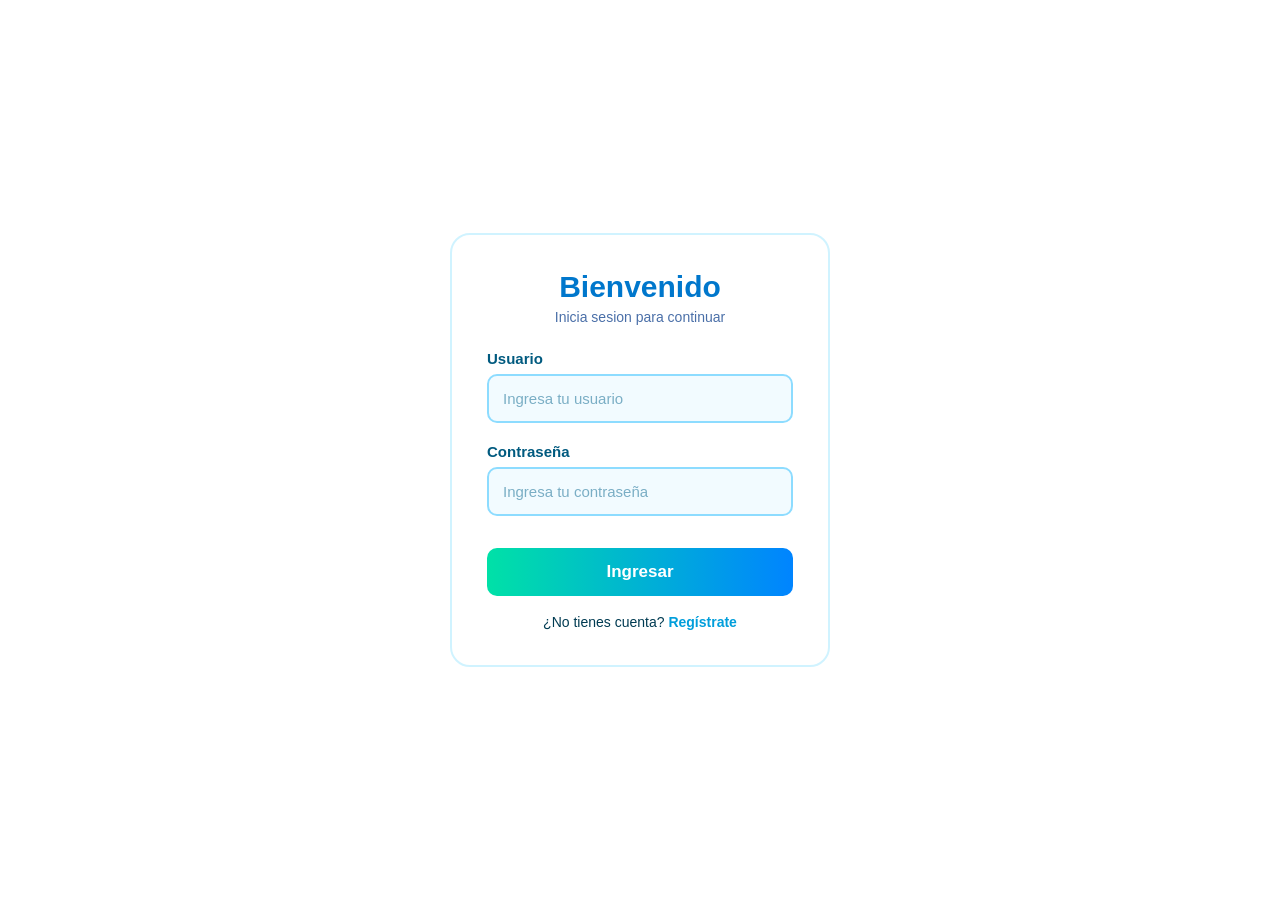
<file: index.html>
<!DOCTYPE html>
<html lang="es">
<head>
    <meta charset="UTF-8">
    <meta name="viewport" content="width=device-width, initial-scale=1.0">
    <title>Login Moderno</title>
    <link rel="stylesheet" href="styles.css">
</head>
<body>

 
    <div class="background"></div>

    
    <div class="login-card">
        <h2>Bienvenido</h2>
        <p class="subtitle">Inicia sesion para continuar</p>

        <div class="input-group">
            <label>Usuario</label>
            <input type="text" placeholder="Ingresa tu usuario">
        </div>

        <div class="input-group">
            <label>Contraseña</label>
            <input type="password" placeholder="Ingresa tu contraseña">
        </div>

        <button class="btn">Ingresar</button>

        <p class="register">
            ¿No tienes cuenta? <a href="">Regístrate</a>
        </p>
    </div>

</body>
</html>
</file>
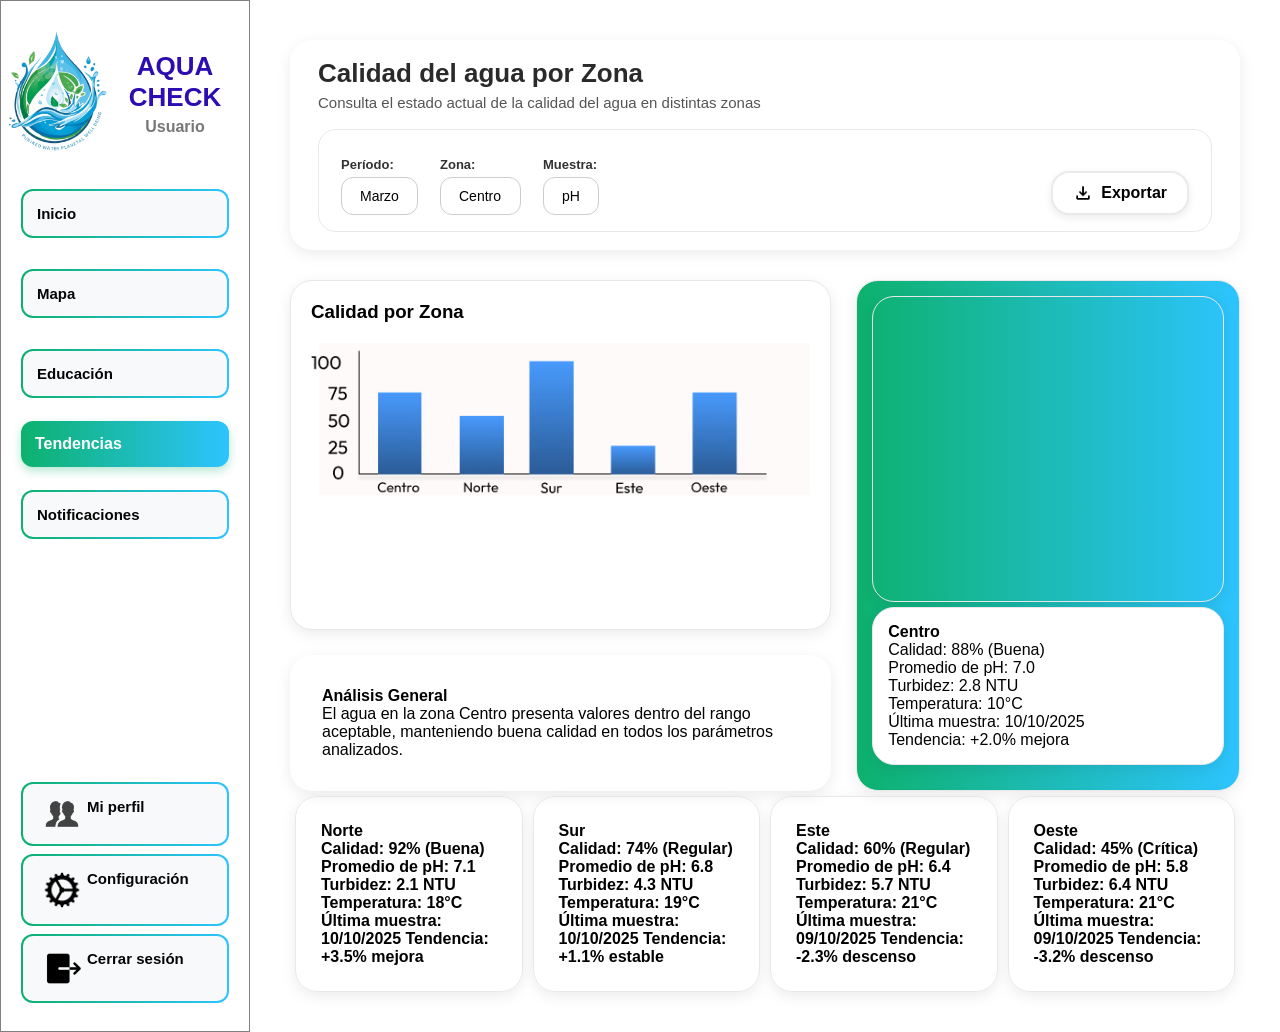
<file: calidadAgua.html>
<!DOCTYPE html>
<html lang="es">
<head>
    <meta charset="UTF-8">
    <meta name="viewport" content="width=device-width, initial-scale=1.0">
    <title>calidad del agua por zona</title>
    <link rel="stylesheet" href="calidadAgua.css">
</head>

<body>

    <div id="Menu">
    <div class="imagen1">
        <img src="imagenes/logo.png" alt="Logo">
    </div>

    <div class="titulo">
        <div class="aqua">
            <h2>AQUA CHECK</h2>
            <h3>Usuario</h3>
        </div>
    </div>

    <a href="inicio.html" class="menu">Inicio</a>
    <a href="mapa.html" class="menu">Mapa</a>
    <a href="educacion.html" class="menu">Educación</a>
    <a href="tendencias.html" class="menu1 boton-tendencias">Tendencias</a>
    <a href="notificaciones.html" class="menu">Notificaciones</a>

    <div class="menu-user">
        <a href="perfil.html" class="menu">
            <img class="image" src="imagenes/user.png" alt="Usuario"> Mi perfil
        </a>
        <a href="configuracion.html" class="menu">
            <img class="image" src="imagenes/Settings.png" alt="Configuración"> Configuración
        </a>
        <a href="login.html" class="menu">
            <img class="image" src="imagenes/Logout.png" alt="Cerrar sesión"> Cerrar sesión
        </a>
    </div>
</div>

    <div id="centro">
        <div id="barra-superior">
            <div class="content1">
                <div class="titulo-pagina">
                    <h2>Calidad del agua por Zona</h2>
                    <p>Consulta el estado actual de la calidad del agua en distintas zonas</p>
                </div>
            </div>

            <div class="content2">
                <div class="fila-filtros">
                    <div class="grupo-filtro">
                        <label for="periodo">Período:</label>
                        <select id="periodo" name="periodo">
                            <option value="marzo">Marzo</option>
                        </select>
                    </div>

                    <div class="grupo-filtro">
                        <label for="zona">Zona:</label>
                        <select id="zona" name="zona">
                            <option value="centro">Centro</option>
                        </select>
                    </div>

                    <div class="grupo-filtro">
                        <label for="muestra">Muestra:</label>
                        <select id="muestra" name="muestra">
                            <option value="ph">pH</option>
                        </select>
                    </div>

                    <div class="boton-exportar">
                        <img src="imagenes/export.png" alt="Exportar">
                        <span>Exportar</span>
                    </div>

                </div>
            </div>

        </div>

<div class="contenedor-principal">
    <div class="columna-izquierda">
        <div class="graficoZ">
            <h3>Calidad por Zona</h3>
            <img src="imagenes/calidadZ - copia.png" class="imagen-card" alt="Gráfico">
        </div>

        <div class="aG">
            <h4>Análisis General</h4>
            <p>
                El agua en la zona Centro presenta valores dentro del rango aceptable,
                manteniendo buena calidad en todos los parámetros analizados.
            </p>
        </div>

    </div>

    <div class="columna-derecha">
        <div class="mapac">
            <iframe src="https://www.google.com/maps/embed?pb=!1m18!1m12!1m3!1d3975.1698090060032!2d-76.61504658309576!3d2.4378062976901214!2m3!1f0!2f0!3f0!3m2!1i1024!2i768!4f13.
            1!3m3!1m2!1s0x8e3f9a0f0f0f0f0f%3A0x0!2sParque%20Caldas%2C%20Popay%C3%A1n%2C%20Cauca%2C%20Colombia!5e0!3m2!1ses!2sco!4v1700000000000"
            width="100%"
            height="300"
            style="border:0; border-radius: 20px;"
            allowfullscreen=""
            loading="lazy"
            referrerpolicy="no-referrer-when-downgrade">
             </iframe>
        </div>

        <div class="textmp">
            <h4>Centro</h4>
            <p>Calidad: 88% (Buena)</p>
            <p>Promedio de pH: 7.0</p>
            <p>Turbidez: 2.8 NTU</p>
            <p>Temperatura: 10°C</p>
            <p>Última muestra: 10/10/2025</p>
            <p>Tendencia: +2.0% mejora</p>
        </div>

    </div>

</div>

        <div class="contentMini"> 
            <div class="tMini tm">
                Norte
                <br>
                Calidad: 92% (Buena) Promedio de pH: 7.1 Turbidez: 2.1 
                NTU Temperatura: 18°C Última muestra: 10/10/2025 
                Tendencia: +3.5% mejora
            </div>
            <div class="tMini tm">
                Sur
                <br>
                Calidad: 74% (Regular) Promedio de pH: 6.8 Turbidez: 4.3 
                NTU Temperatura: 19°C Última muestra: 10/10/2025 Tendencia: +1.1% estable
            </div>
            <div class="tMini tm">
                Este
                <br>
                Calidad: 60% (Regular) Promedio de pH: 6.4 Turbidez: 5.7
                 NTU Temperatura: 21°C Última muestra: 09/10/2025 Tendencia: -2.3% descenso
            </div>
            <div class="tMini tm">
                Oeste
                <br>
                Calidad: 45% (Crítica) Promedio de pH: 5.8 Turbidez: 6.4 NTU
                 Temperatura: 21°C Última muestra: 09/10/2025 Tendencia: -3.2% descenso
            </div>
        </div>

    </div>

</body>
</html>
</file>
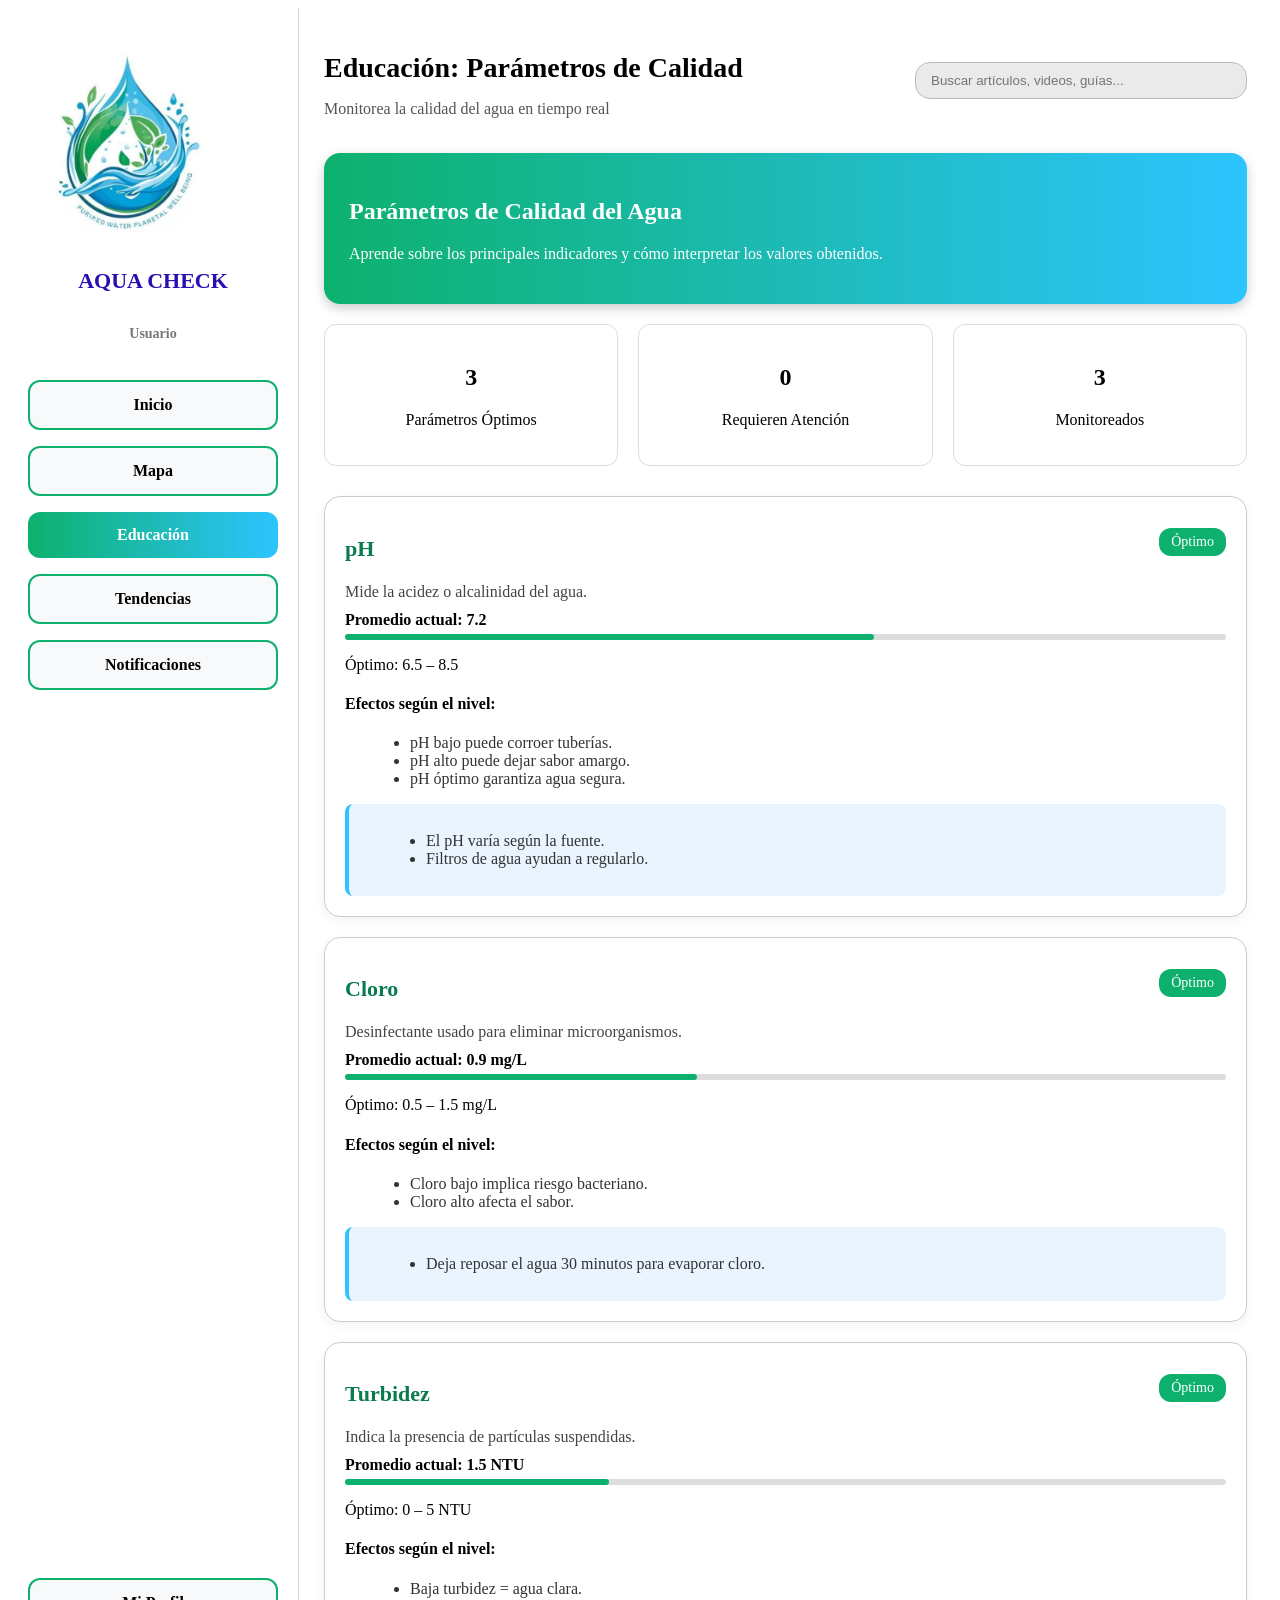
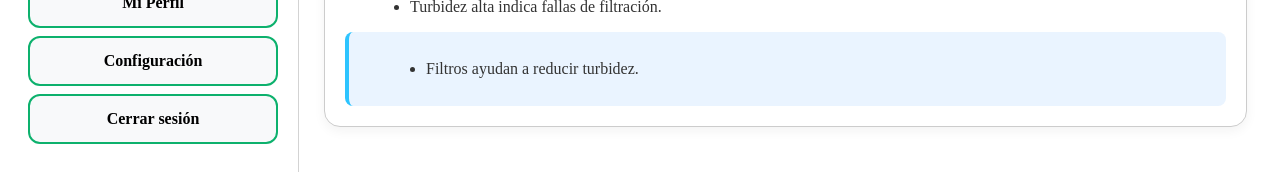
<file: Educacion.html>
<!DOCTYPE html>
<html lang="es">
<head>
    <meta charset="UTF-8">
    <meta name="viewport" content="width=device-width, initial-scale=1.0">
    <title>Aqua Check - Educación</title>

    <style>


        .contenedor {
            display: flex;
            min-height: 100vh;
        }


        #Menu {
            width: 250px;
            background: white;
            padding: 20px;
            border-right: 1px solid #d3d3d3;
            display: flex;
            flex-direction: column;
        }

        #Menu h2 { 
            color: #2b0db1; 
            font-size: 22px; 
            margin-top: 10px; 
            text-align: center; 
        }

        #Menu h3 { 
            color: #777; 
            font-size: 14px; 
            text-align: center; 
            margin-bottom: 30px; 
        }

        .menu, .menu1 {
            padding: 14px;
            margin: 8px 0;
            border-radius: 12px;
            text-align: center;
            font-weight: bold;
            cursor: pointer;
        }

        .menu1 { 
            background: linear-gradient(90deg, #0db16d, #2dc4ff); 
            color: white; 
        }

        .menu { 
            background: #f8f9fa; 
            border: 2px solid #0db16d; 
            color: #000; 
        }

        .menu-user { 
            margin-top: auto; 
        }


        #centro {
            flex: 1;
            padding: 25px;
        }

        .encabezado {
            display: flex;
            justify-content: space-between;
            align-items: center;
            gap: 20px;
            margin-bottom: 25px;
        }

        .titulo-principal h1 { 
            font-size: 28px; 
            margin-bottom: 10px; 
        }

        .titulo-principal p { 
            color: #555; 
            margin-bottom: 10px; 
        }


        .buscador {
            width: 300px;
            padding: 10px 15px;
            background: #eaeaea;
            border: 1px solid #bbb;
            border-radius: 15px;
        }


        .banner {
            background: linear-gradient(90deg, #0db16d, #2dc4ff);
            padding: 25px;
            border-radius: 16px;
            color: white;
            margin: 20px 0;
            box-shadow: 0 4px 12px rgba(0,0,0,0.2);
        }


        .resumen {
            display: flex;
            gap: 20px;
            margin-bottom: 30px;
        }

        .resumen-box {
            background: white;
            padding: 20px;
            border-radius: 12px;
            flex: 1;
            text-align: center;
            border: 1px solid #ddd;
        }


        .parametro {
            background: white;
            padding: 20px;
            margin-bottom: 20px;
            border-radius: 16px;
            border: 1px solid #ccc;
            box-shadow: 0 4px 12px rgba(0,0,0,0.05);
        }

        .param-header {
            display: flex;
            justify-content: space-between;
            align-items: center;
            margin-bottom: 10px;
        }

        .estado-optimo {
            background: #0db16d;
            color: white;
            padding: 6px 12px;
            border-radius: 12px;
            font-size: 14px;
        }

        .barra {
            background: #ddd;
            height: 6px;
            margin: 5px 0 15px;
            border-radius: 10px;
        }

        .barra span {
            display: block;
            height: 100%;
            background: #0db16d;
            width: 60%;
            border-radius: 10px;
        }

        .titulo-parametro { 
            font-size: 22px; 
            margin-bottom: 5px; 
            color: #0a7b4f; 
        }

        .sub { 
            color: #444; 
            margin-bottom: 10px; 
        }

        ul { 
            margin-left: 25px; 
            color: #333; 
        }

        .tips {
            background: #eaf4ff;
            padding: 12px;
            border-left: 4px solid #2dc4ff;
            margin-top: 10px;
            border-radius: 8px;
        }

    </style>
</head>

<body>

<div class="contenedor">


    <div id="Menu">
        <img src="AquaCheck.jpg" style="width:150px; margin:25px; display:block;">
        <h2>AQUA CHECK</h2>
        <h3>Usuario</h3>

        <div class="menu">Inicio</div>
        <div class="menu">Mapa</div>
        <div class="menu1">Educación</div>
        <div class="menu">Tendencias</div>
        <div class="menu">Notificaciones</div>

        <div class="menu-user">
            <div class="menu">Mi Perfil</div>
            <div class="menu">Configuración</div>
            <div class="menu">Cerrar sesión</div>
        </div>
    </div>


    <div id="centro">

        <div class="encabezado">
            <div class="titulo-principal">
                <h1>Educación: Parámetros de Calidad</h1>
                <p>Monitorea la calidad del agua en tiempo real</p>
            </div>

            <input type="text" class="buscador" placeholder="Buscar artículos, videos, guías...">
        </div>

    
        <div class="banner">
            <h2>Parámetros de Calidad del Agua</h2>
            <p>Aprende sobre los principales indicadores y cómo interpretar los valores obtenidos.</p>
        </div>


        <div class="resumen">
            <div class="resumen-box"><h2>3</h2><p>Parámetros Óptimos</p></div>
            <div class="resumen-box"><h2>0</h2><p>Requieren Atención</p></div>
            <div class="resumen-box"><h2>3</h2><p>Monitoreados</p></div>
        </div>


        <div class="parametro">
            <div class="param-header">
                <h2 class="titulo-parametro">pH</h2>
                <span class="estado-optimo">Óptimo</span>
            </div>
            <p class="sub">Mide la acidez o alcalinidad del agua.</p>
            <strong>Promedio actual: 7.2</strong>
            <div class="barra"><span></span></div>
            <p>Óptimo: 6.5 – 8.5</p>

            <h4>Efectos según el nivel:</h4>
            <ul>
                <li>pH bajo puede corroer tuberías.</li>
                <li>pH alto puede dejar sabor amargo.</li>
                <li>pH óptimo garantiza agua segura.</li>
            </ul>

            <div class="tips">
                <ul>
                    <li>El pH varía según la fuente.</li>
                    <li>Filtros de agua ayudan a regularlo.</li>
                </ul>
            </div>
        </div>


        <div class="parametro">
            <div class="param-header">
                <h2 class="titulo-parametro">Cloro</h2>
                <span class="estado-optimo">Óptimo</span>
            </div>

            <p class="sub">Desinfectante usado para eliminar microorganismos.</p>
            <strong>Promedio actual: 0.9 mg/L</strong>
            <div class="barra"><span style="width:40%;"></span></div>
            <p>Óptimo: 0.5 – 1.5 mg/L</p>

            <h4>Efectos según el nivel:</h4>
            <ul>
                <li>Cloro bajo implica riesgo bacteriano.</li>
                <li>Cloro alto afecta el sabor.</li>
            </ul>

            <div class="tips">
                <ul>
                    <li>Deja reposar el agua 30 minutos para evaporar cloro.</li>
                </ul>
            </div>
        </div>

    
        <div class="parametro">
            <div class="param-header">
                <h2 class="titulo-parametro">Turbidez</h2>
                <span class="estado-optimo">Óptimo</span>
            </div>

            <p class="sub">Indica la presencia de partículas suspendidas.</p>
            <strong>Promedio actual: 1.5 NTU</strong>
            <div class="barra"><span style="width:30%;"></span></div>
            <p>Óptimo: 0 – 5 NTU</p>

            <h4>Efectos según el nivel:</h4>
            <ul>
                <li>Baja turbidez = agua clara.</li>
                <li>Turbidez alta indica fallas de filtración.</li>
            </ul>

            <div class="tips">
                <ul>
                    <li>Filtros ayudan a reducir turbidez.</li>
                </ul>
            </div>
        </div>

    </div>

</div>

</body>
</html>
</file>
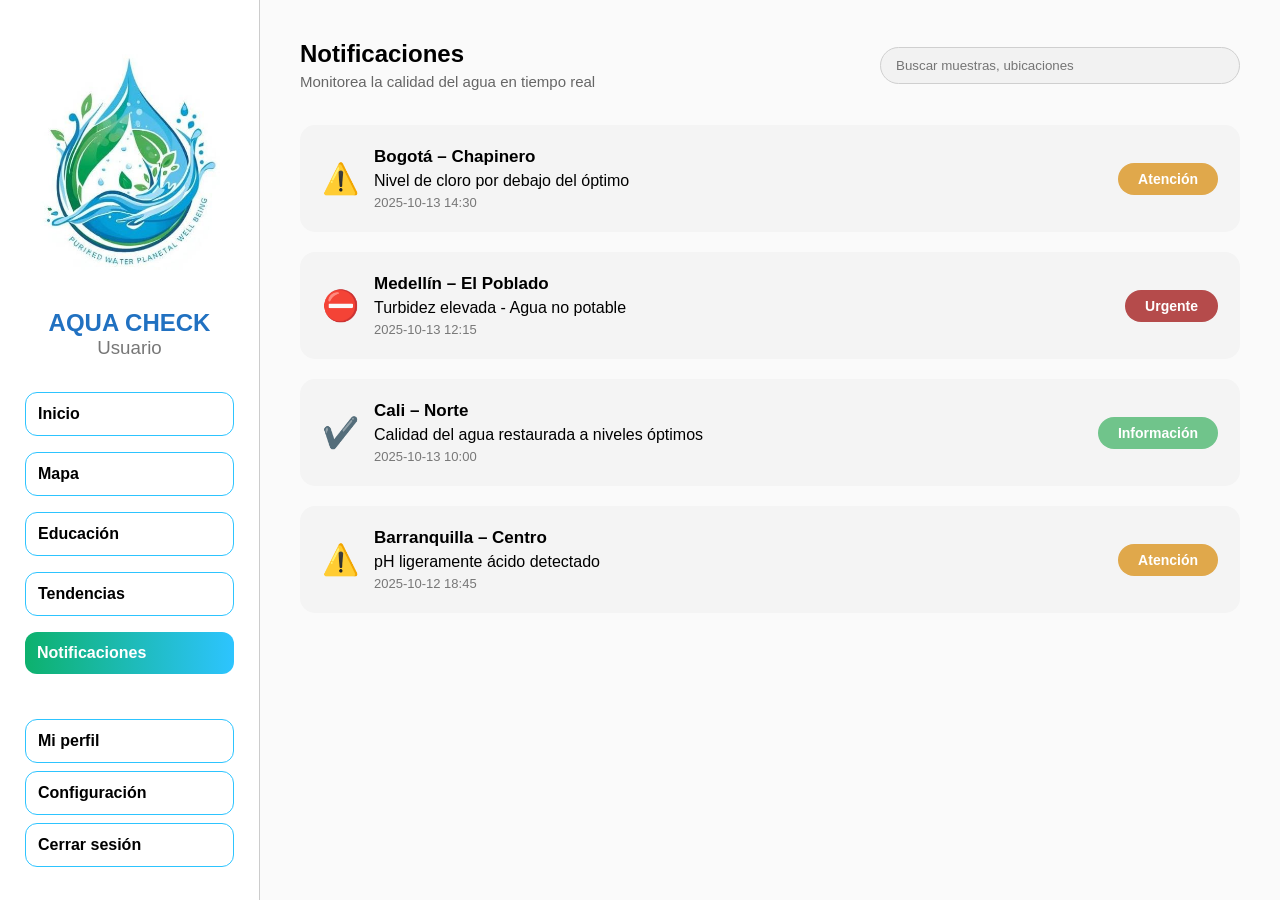
<file: Notificaciones.html>
<!DOCTYPE html>
<html lang="es">
<head>
    <meta charset="UTF-8">
    <meta name="viewport" content="width=device-width, initial-scale=1.0">
    <title>Aqua Check - Notificaciones</title>

    <style>
        * {
            margin: 0;
            padding: 0;
            box-sizing: border-box;
            font-family: Arial, sans-serif;
        }

        body {
            display: flex;
            background: #ffffff;
        }

    
        #Menu {
            width: 260px;
            min-height: 100vh;
            background: #ffffff;
            padding: 25px;
            border-right: 1px solid #ccc;
            display: flex;
            flex-direction: column;
        }

        #Menu img {
            width: 180px;
            display: block;
            margin: auto;
        }

        #Menu h2 {
            color: #2171c1;
            text-align: center;
            margin-top: 10px;
            font-size: 24px;
        }

        #Menu h3 {
            text-align: center;
            color: #777;
            font-weight: 400;
            margin-bottom: 25px;
        }

        .menu, .menu1 {
            padding: 12px;
            border-radius: 12px;
            margin: 8px 0;
            text-align: left;
            font-weight: bold;
            cursor: pointer;
            border: 1px solid #2dc4ff;
        }

        .menu1 {
            background: linear-gradient(90deg, #0db16d, #2dc4ff);
            border: none;
            color: white;
        }

        .menu:hover {
            background: #e8f9ff;
        }

        .menu-user {
            margin-top: auto;
        }

        #centro {
            flex: 1;
            padding: 40px;
            background: #fafafa;
        }

    
        .header {
            display: flex;
            justify-content: space-between;
            align-items: center;
        }

        .header h1 {
            font-size: 24px;
            font-weight: bold;
        }

        .buscador {
            width: 360px;
            padding: 10px 15px;
            background: #f2f2f2;
            border: 1px solid #cfcfcf;
            border-radius: 20px;
        }

    
        .subtitulo {
            margin-top: 5px;
            font-size: 15px;
            color: #666;
        }


        .lista-notificaciones {
            margin-top: 35px;
        }

        .tarjeta-alerta {
            background: #f4f4f4;
            padding: 22px;
            border-radius: 15px;
            margin-bottom: 20px;
            display: flex;
            align-items: center;
            justify-content: space-between;
        }

        .alert-info {
            display: flex;
            align-items: center;
            gap: 15px;
        }

        .alert-info div h3 {
            font-size: 17px;
            margin-bottom: 5px;
        }

        .fecha {
            font-size: 13px;
            color: #777;
            margin-top: 5px;
        }


        .icon {
            font-size: 30px;
        }

        .ico-warning { color: #e0a84b; }
        .ico-danger { color: #b54b4b; }
        .ico-ok { color: #3ea35c; }


        .estado {
            padding: 8px 20px;
            border-radius: 20px;
            font-size: 14px;
            font-weight: bold;
            color: white;
        }

        .estado.atencion {
            background: #e0a84b;
        }

        .estado.urgente {
            background: #b54b4b;
        }

        .estado.info {
            background: #70c48b;
        }
    </style>

</head>
<body>

    <div id="Menu">
        <img src="AquaCheck.jpg">

        <h2>AQUA CHECK</h2>
        <h3>Usuario</h3>

        <div class="menu">Inicio</div>
        <div class="menu">Mapa</div>
        <div class="menu">Educación</div>
        <div class="menu">Tendencias</div>
        <div class="menu1">Notificaciones</div>

        <div class="menu-user">
            <div class="menu">Mi perfil</div>
            <div class="menu">Configuración</div>
            <div class="menu">Cerrar sesión</div>
        </div>
    </div>


    <div id="centro">

        <div class="header">
            <div>
                <h1>Notificaciones</h1>
                <p class="subtitulo">Monitorea la calidad del agua en tiempo real</p>
            </div>

            <input class="buscador" type="text" placeholder="Buscar muestras, ubicaciones">
        </div>

        <div class="lista-notificaciones">


            <div class="tarjeta-alerta">
                <div class="alert-info">
                    <span class="icon ico-warning">⚠️</span>
                    <div>
                        <h3>Bogotá – Chapinero</h3>
                        <p>Nivel de cloro por debajo del óptimo</p>
                        <p class="fecha">2025-10-13 14:30</p>
                    </div>
                </div>
                <span class="estado atencion">Atención</span>
            </div>


            <div class="tarjeta-alerta">
                <div class="alert-info">
                    <span class="icon ico-danger">⛔</span>
                    <div>
                        <h3>Medellín – El Poblado</h3>
                        <p>Turbidez elevada - Agua no potable</p>
                        <p class="fecha">2025-10-13 12:15</p>
                    </div>
                </div>
                <span class="estado urgente">Urgente</span>
            </div>


            <div class="tarjeta-alerta">
                <div class="alert-info">
                    <span class="icon ico-ok">✔️</span>
                    <div>
                        <h3>Cali – Norte</h3>
                        <p>Calidad del agua restaurada a niveles óptimos</p>
                        <p class="fecha">2025-10-13 10:00</p>
                    </div>
                </div>
                <span class="estado info">Información</span>
            </div>


            <div class="tarjeta-alerta">
                <div class="alert-info">
                    <span class="icon ico-warning">⚠️</span>
                    <div>
                        <h3>Barranquilla – Centro</h3>
                        <p>pH ligeramente ácido detectado</p>
                        <p class="fecha">2025-10-12 18:45</p>
                    </div>
                </div>
                <span class="estado atencion">Atención</span>
            </div>

        </div>

    </div>

</body>
</html>
</file>
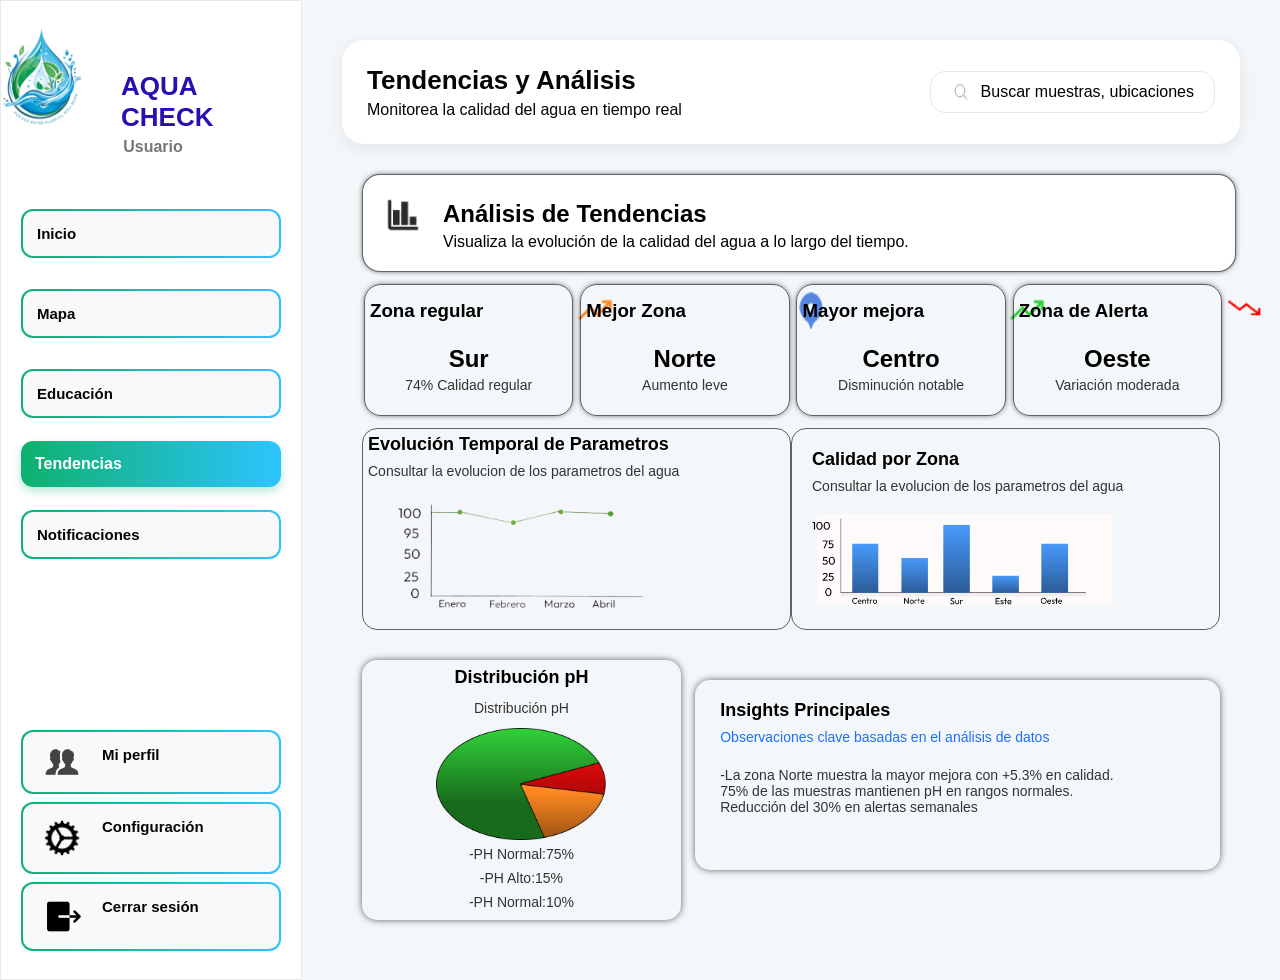
<file: tendencias.html>
<!DOCTYPE html>
<html lang="es">
<head>
    <meta charset="UTF-8">
    <meta name="viewport" content="width=device-width, initial-scale=1.0">
    <title>Tendencias</title>
    <link rel="stylesheet" href="tendencia.css">
</head>
<body>
<!--menu lateral-->
<div id="Menu">
    <div class="imagen1">
        <img src="imagenes/logo.png">
    </div>

    <div class="titulo">
        <div class="aqua">
            <h2>AQUA CHECK</h2>
            <h3>Usuario</h3>
        </div>
    </div>

<!--menu principal-->
<a href="inicio.html" class="menu">Inicio</a>
    <a href="mapa.html" class="menu">Mapa</a>
    <a href="educacion.html" class="menu">Educación</a>
    <a href="tendencias.html" class="menu1 boton-tendencias">Tendencias</a>
    <a href="notificaciones.html" class="menu">Notificaciones</a>

<div class="menu-user">
        <a href="perfil.html" class="menu">
            <img class="image" src="imagenes/user.png"> Mi perfil
        </a>
        <a href="configuracion.html" class="menu">
            <img class="image" src="imagenes/Settings.png"> Configuración
        </a>
        <a href="login.html" class="menu">
            <img class="image" src="imagenes/Logout.png"> Cerrar sesión
        </a>
    </div>
</div>

<!--contenido central-->
<div id="centro">
    <div class="conten">
        <div class="content2">
            <h2 class="texto1">Tendencias y Análisis</h2>
         <p class="texto2">Monitorea la calidad del agua en tiempo real</p>
        </div>
         <div class="search search-anim">
                <img class="lupa" src="imagenes/Search.png" alt="search icon">
                <p id="pSearch">Buscar muestras, ubicaciones</p>
            </div>
    </div>

    <!--contenedor de tarjetas-->
    <div class="content">
        <div class="tendences">

            <!--tarjeta:analisisde t-->
            <div class="tendence">
                <img class="imgBarra" src="imagenes/barras.png" alt="barras icon">
                <h2 class="t1">Análisis de Tendencias</h2>
                <p class="t2">Visualiza la evolución de la calidad del agua a lo largo del tiempo.</p>
            </div>

            <!--Tendencias zona-->
            <div class="zone">
                <div class="zone1">
                    <img class="imgZone" src="imagenes/zone1.png" alt="Zona Norte">
                     <h3 class="text1">Zona regular</h3>
                     <br>
                     <h2 class="ubi">Sur</h2>
                    <p>74% Calidad regular</p>
                </div>

                <div class="zone2">
                    <img class="imgZone" src="imagenes/zone2.png" alt="Zona Centro">
                     <h3 class="text1">Mejor Zona</h3>
                      <br>
                     <h2 class="ubi">Norte</h2>
                    <p>Aumento leve</p>
                </div>

                <div class="zone3">
                    <img class="imgZone" src="imagenes/zone3.png" alt="Zona Sur">
                      <h3 class="text1">Mayor mejora</h3>
                       <br>
                     <h2 class="ubi">Centro</h2>
                    <p>Disminución notable</p>
                </div>

                <div class="zone4">
                    <img class="imgZone" src="imagenes/zone4.png" alt="Zona Occidental">
                    <h3 class="text1">Zona de Alerta</h3>
                     <br>
                     <h2 class="ubi">Oeste</h2>
                    <p>Variación moderada</p>
                </div>
            </div>

            <!--imgenes Graficas-->
            <div class="grafics">
                <div class="grafic1">
                     <h3>Evolución Temporal de Parametros</h3>
                    <p>Consultar la evolucion de los parametros del agua</p>
                    <img class="imgParametro" src="imagenes/evoluParametros.png" alt="Grafico parametros">
                </div>

                <div class="grafic2">
                    <a href="calidadAgua.html" style="text-decoration: none; color: inherit; display: block;">
                        <h3>Calidad por Zona</h3>
                        <p>Consultar la evolucion de los parametros del agua</p>
                        <img class="imgCalidadZ" src="imagenes/calidadZ - copia.png" alt="Grafico calidad por zona">
                    </a>
                </div>

            </div>

            <!--ph y insh-->
               <div class="cotent5">
                <div class="cont1">
                    <h3 class="textos">Distribución pH</h3>
                    <p class="textos">Distribución pH</p>
                    <img class="imgPh" src="imagenes/ph.png">
                    <p class="textos">-PH Normal:75%</p>
                    <p class="textos">-PH Alto:15%</p>
                    <p class="textos">-PH Normal:10%</p>
                </div>

                <!--img-->
                <div class="cont2">
                    <h3 class="textos2">Insights Principales</h3>
                    <p class="blu">Observaciones clave basadas en el análisis de datos</p>
                    <br>
                    <p class="textos2">-La zona Norte muestra la mayor mejora con +5.3% en calidad.
                        <br>
                        75% de las muestras mantienen pH en rangos normales.
                        <br>
                        Reducción del 30% en alertas semanales</p>
                </div>
            </div>
            
        </div>
    </div>
</div>
</body>
</html>
</file>
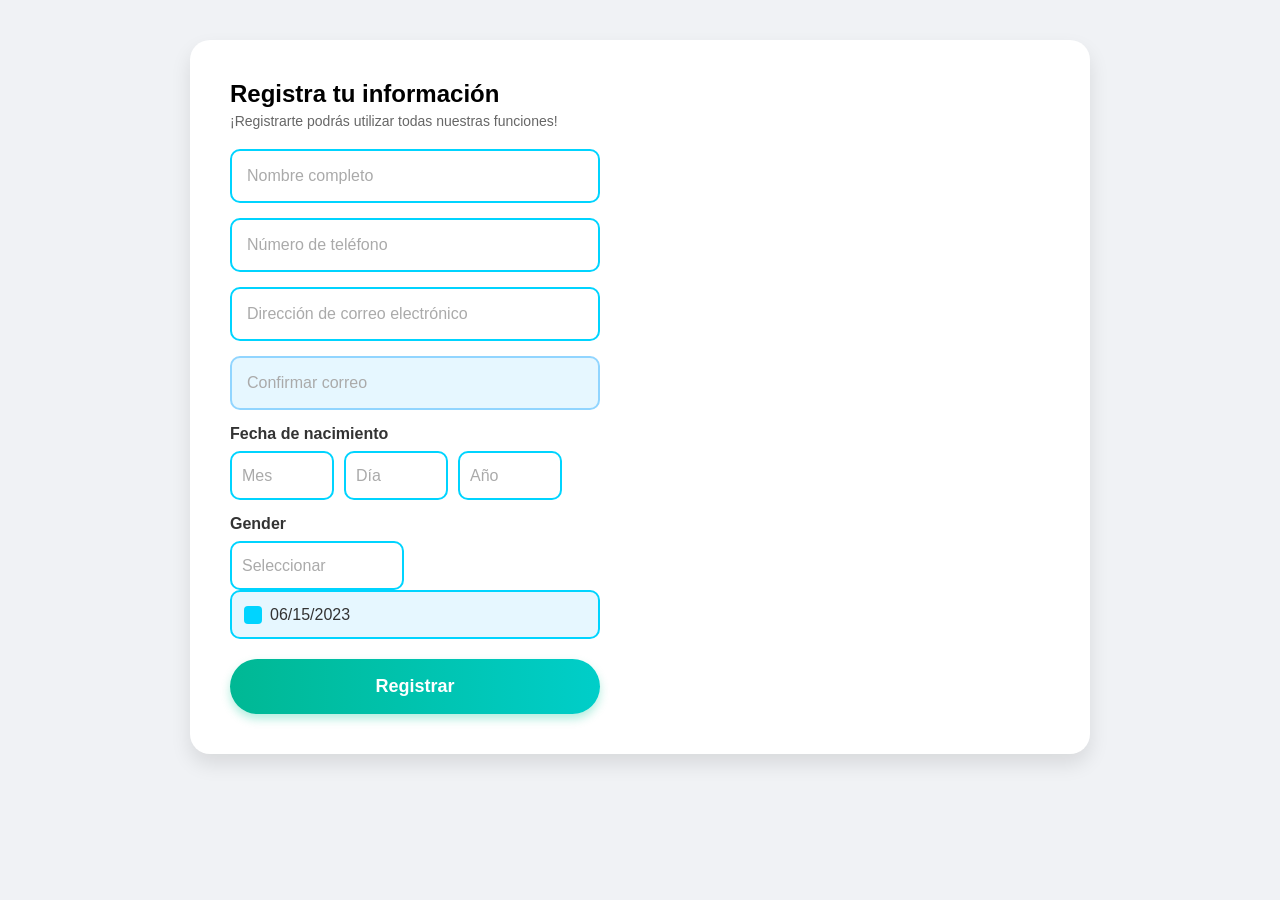
<file: imagenes/aqua_check1.html>
<!DOCTYPE html>
<html lang="es">
<head>
    <meta charset="UTF-8">
    <meta name="viewport" content="width=device-width, initial-scale=1.0">
    <title>Registro</title>
    <style>
        body {
            margin: 0;
            padding: 40px;
            background: #f0f2f5;
            display: flex;
            justify-content: center;
            font-family: Arial;
        }
        .container {
            width: 900px;
            display: flex;
            background: white;
            border-radius: 20px;
            overflow: hidden;
            box-shadow: 0 10px 20px rgba(0,0,0,0.1);
        }
        .left, .right {
            width: 50%;
            padding: 40px;
        }
        .right {
            background: url(https://institutodelagua.es/wp-content/uploads/2024/02/calidad-del-agua-descubre-que-es-y-como-incide-en-tu-salud-y-medio-ambiente-2.jpg);
        }
        .title { font-size: 24px; font-weight: bold; margin-bottom: 5px; }
        .subtitle { font-size: 14px; color: #666; margin-bottom: 20px; }
        .input { 
            height: 50px; 
            border: 2px solid #00d4ff; 
            border-radius: 10px; 
            margin-bottom: 15px;
            padding: 0 15px;
            background: #fff;
            display: flex;
            align-items: center;
            color: #aaa;
        }
        .confirm { background: #e6f7ff; border-color: #91d5ff; }
        .row { display: flex; gap: 10px; align-items: center; margin-bottom: 15px; }
        .select { 
            height: 45px; 
            border: 2px solid #00d4ff; 
            border-radius: 10px; 
            padding: 0 10px;
            background: white;
            display: flex;
            align-items: center;
            color: #aaa;
            min-width: 80px;
        }
        .date-box {
            height: 45px;
            border: 2px solid #00d4ff;
            border-radius: 10px;
            background: #e6f7ff;
            padding: 0 12px;
            display: flex;
            align-items: center;
            gap: 8px;
            color: #333;
        }
        .icon { width: 18px; height: 18px; background: #00d4ff; border-radius: 4px; }
        .btn {
            height: 55px;
            background: linear-gradient(to right, #00b894, #00cec9);
            border-radius: 50px;
            display: flex;
            justify-content: center;
            align-items: center;
            color: white;
            font-weight: bold;
            font-size: 18px;
            margin-top: 20px;
            box-shadow: 0 5px 10px rgba(0,200,150,0.3);
        }
        .label { font-weight: bold; color: #333; margin-bottom: 8px; display: block; }
    </style>
</head>
<body>

<div class="container">
    <div class="left">
        <div class="title">Registra tu información</div>
        <div class="subtitle">¡Registrarte podrás utilizar todas nuestras funciones!</div>

        <div class="input">Nombre completo</div>
        <div class="input">Número de teléfono</div>
        <div class="input">Dirección de correo electrónico</div>
        <div class="input confirm">Confirmar correo</div>

        <div class="label">Fecha de nacimiento</div>
        <div class="row">
            <div class="select">Mes</div>
            <div class="select">Día</div>
            <div class="select">Año</div>
        </div>

        <div class="label">Gender</div>
        <div class="select" style="width: 150px;">Seleccionar</div>

        <div class="date-box">
            <div class="icon"></div>
            <div>06/15/2023</div>
        </div>

        <div class="btn">Registrar</div>
    </div>
    <div class="right"></div>
</div>

</body>
</html>
</file>
<file: styles.css>
/* ===== Reset ===== */
*{
    margin: 0;
    padding: 0;
    box-sizing: border-box;
    font-family: 'Segoe UI', sans-serif;
}


.background{
    position: fixed;
    width: 100%;
    height: 100%;
    background-image: url("https://rentaespacio.co/wp-content/uploads/Ahorro-del-agua-Renta-Espacio.png");
    background-size: cover;
    background-position: center;
}


.login-card{
    width: 380px;
    padding: 35px;
    background: white; 
    border-radius: 20px;

    border: 2px solid #d0f3ff;

    position: absolute;
    top: 50%;
    left: 50%;
    transform: translate(-50%, -50%);

    animation: fadeIn 1s ease-in-out;
}


@keyframes fadeIn{
    from{ opacity: 0; transform: translate(-50%, -60%); }
    to{ opacity: 1; transform: translate(-50%, -50%); }
}


.login-card h2{
    font-size: 30px;
    text-align: center;
    color: #0077cc; 
    margin-bottom: 5px;
}

.subtitle{
    font-size: 14px;
    text-align: center;
    color: #4a6fa8;
    margin-bottom: 25px;
}


.input-group{
    margin-bottom: 20px;
}

label{
    font-size: 15px;
    font-weight: 600;
    color: #005a7f;
}

input{
    width: 100%;
    padding: 14px;
    margin-top: 6px;
    border-radius: 10px;

    border: 2px solid #8ddcff; 
    background: #f2fbff; 

    outline: none;
    color: #003b52;
    font-size: 15px;
    transition: .3s;
}

input::placeholder{
    color: #7aaec5;
}

input:focus{
    border-color: #00c7a6; 
    box-shadow: 0 0 6px #00d6b6;
}


.btn{
    width: 100%;
    padding: 14px;
    border-radius: 10px;
    margin-top: 12px;

    background: linear-gradient(90deg, #00e1a7, #0084ff);
    color: white;

    font-weight: bold;
    border: none;
    cursor: pointer;

    font-size: 17px;
    transition: .25s;
}

.btn:hover{
    transform: translateY(-2px);
}


.register{
    margin-top: 18px;
    text-align: center;
    font-size: 14px;
    color: #003b52;
}

.register a{
    color: #009edb;
    text-decoration: none;
    font-weight: 600;
}

.register a:hover{
    text-decoration: underline;
}
</file>
<file: calidadAgua.css>
* {
    margin: 0;
    padding: 0;
    box-sizing: border-box;
}

body {
    background-color: white;
    display: flex; 
    justify-content: flex-start;
    font-family: 'Inter', sans-serif;
}


#Menu {
    width: 250px;
    min-height: 100vh;
    background: white;
    padding: 20px;
    display: flex;
    flex-direction: column;
    border: 1px solid gray;
    gap: 15px;

    
}

#Menu h2 {
    color: #2b0db1;
    font-size: 26px;
    margin-bottom: 5px;
    text-align: center;
}

#Menu h3 {
    color: #555;
    font-size: 16px;
    text-align: center;
    margin-bottom: 30px;
    opacity: 0.8;
}

.menu1 {
    background: linear-gradient(90deg, #0db16d, #2dc4ff);
    color: white;
    padding: 14px;
    border-radius: 12px;
    font-weight: bold;
    font-size: 16px;
    box-shadow: 0 4px 10px rgba(13,177,109,0.3);
    text-align: left;
    border: none;
    text-decoration: none; /* Quita el subrayado */
    display: block;        /* Ocupa el ancho necesario */
}

.menu {
    text-decoration: none; /* Quita el subrayado azul */
    display: flex;
    background: #f8f9fa;
    padding: 14px;
    margin: 8px 0;
    border-radius: 12px;
    text-align: center;
    font-size: 15px;
    font-weight: bold;
    color: #050505;

    border: 2px solid transparent;
    background-image: 
        linear-gradient(#f8f9fa, #f8f9fa),
        linear-gradient(90deg, #0db16d, #2dc4ff);
    background-origin: border-box;
    background-clip: padding-box, border-box;
    transition: transform 220ms ease; /* Añade suavidad al hover */

}

.menu-user {
    margin-top: auto;
}

img {
    width: 150px;
}

.image {
    width: 50px;
    height: auto;
}

.imagen {
    width: 10%;
    height: 130px;
}

.imagen1 {
    width: 2px;
    height: 3px;
    margin-left: -40px;
}

.titulo {
    display: flex;
    margin-left: 100px;
    margin-top: 12px;
}

#centro {
    flex: 1;
    padding: 40px;
    background-color: #ffffff;
    display: flex;
    flex-direction: column;
    overflow-y: auto;
}


#barra-superior {
    width: 100%;
    background: #ffffff;
    border-radius: 22px;
    box-shadow: 0px 4px 15px rgba(0,0,0,0.08);
    
    padding: 18px 28px; 
    display: flex;
    flex-direction: column;
    gap: 18px; 

    animation: dropIn 420ms cubic-bezier(.2,.9,.2,1) both;
    transition: box-shadow 220ms ease, transform 220ms ease;
}

#barra-superior:hover {
    transform: translateY(-3px);
    box-shadow: 0 14px 34px rgba(0,0,0,0.08);
}


.titulo-pagina h2 {
    font-size: 26px;
    font-weight: 700;
    margin: 0;
    color: #2A2A2A;
}

.titulo-pagina p {
    font-size: 15px;
    color: #555;
    margin-top: 5px;
}

.fila-filtros {
    display: flex;
    align-items: end;
    gap: 22px;
    padding: 16px 22px;
    background: #ffffff;
    border: 1.8px solid #E8E8E8;
    border-radius: 18px;
}

.grupo-filtro {
    display: flex;
    flex-direction: column;
    margin-top: 11px;
}

.grupo-filtro label {
    font-size: 13px;
    font-weight: 600;
    color: #333;
    margin-bottom: 5px;
}

select {
    padding: 10px 18px;
    border-radius: 12px;
    border: 1px solid #ccc;
    font-size: 14px;
    cursor: pointer;
    background-color: #fff;
    appearance: none;
}

.boton-exportar {
    display: flex;
    align-items: center;
    gap: 8px;
    background: #ffffff;
    border: 2px solid #EAEAEA;
    padding: 10px 20px;
    border-radius: 18px;
    cursor: pointer;
    transition: 0.2s;
    font-weight: 600;
    box-shadow: 0px 3px 8px rgba(0,0,0,0.08);
    margin-left: auto; /* ← en vez de 480px fijo */
}

.boton-exportar:hover {
    transform: scale(1.03);
}

.boton-exportar img {
    width: 20px;
    height: 20px;
}

#contenedor-info {
    margin-top: 25px;
    display: grid;
    grid-template-columns: 1.3fr 1.3fr 1fr;
    gap: 25px;
}

.cardGrande1,
.card.grande {
    width: 100%;
    height: auto;
    display: flex;
    flex-direction: column;
    justify-content: center;
    padding: 20px;
}

.imagen-card {
    width: 100%;
    height: auto;
    object-fit: contain;
    margin-top: 20px;
}

.card.info {
    grid-row: 1 / 3;
}


.card.analisis {
    grid-column: 1 / 3;
}

.contentMini {
    grid-column: 1 / 4;
    display: flex;
    justify-content: space-between;
    margin-top: 5px;
    flex-wrap: wrap;
}

.tMini.tm{
    text-align: left;
    font-weight: 600;
    flex: 1;
    margin: 0 5px;
    min-width: 150px;

}

.tm {
    border-radius: 22px;
    border: 1.8px solid #E8E8E8;
    padding: 25px;
    box-shadow: 0 4px 15px rgba(0, 0, 0, 0.08);
}

.contenedor-principal {
    margin-top: 30px;
    display: flex;
    gap: 25px;
    width: 100%;
}

.columna-izquierda {
    flex: 2;
    display: flex;
    flex-direction: column;
    gap: 25px;
}

.aG {
    background: #ffffff;
    border-radius: 22px;
    border: 1.8px solid #E8E8E8;
    padding: 30px;
    box-shadow: 0 4px 15px rgba(0, 0, 0, 0.08);
     border: 2px solid transparent;
}

.graficoZ {
    width: 100%;
    height: 350px;
    background: #ffffff;
    border-radius: 22px;
    border: 1.8px solid #E8E8E8;
    padding: 20px;
    box-shadow: 0 4px 15px rgba(0, 0, 0, 0.08);  
}
.columna-derecha {
    flex: 1.3;
    display: flex;
    flex-direction: column;
    gap: 25px;
    background-color: #fff;
    border-radius: 22px;
    border: 1.8px solid #E8E8E8;
    padding: 15px;
    box-shadow: 0 4px 15px rgba(0, 0, 0, 0.08);  
    background: linear-gradient(90deg, #0db16d, #2dc4ff);
}

.mapac{
    background: #ffffff00;
    border-radius: 22px;
    border: 1.8px solid #E8E8E8;
    box-shadow: 0 4px 15px rgba(0, 0, 0, 0.08);  
}

.textmp{
    background: #ffffff;
    border-radius: 22px;
    border: 1.8px solid #E8E8E8;
    padding: 15px;
    box-shadow: 0 4px 15px rgba(0, 0, 0, 0.08);
    margin-top: -20px;
}

.grafico img {
    width: 100%;
    height: auto;
    object-fit: contain;
}

.analisis-general p {
    font-size: 15px;
    line-height: 1.5;
}

.mapa iframe {
    width: 100%;
    height: 230px;
    border-radius: 20px;
}

.info-zona p {
    margin-bottom: 6px;
}

@keyframes slideInLeft {
  from { transform: translateX(-30px); opacity: 0; }
  to   { transform: translateX(0);     opacity: 1; }
}

@keyframes dropIn {
  from { transform: translateY(-12px) scaleY(.98); opacity: 0; }
  to   { transform: translateY(0)     scaleY(1);   opacity: 1; }
}

#Menu {
  animation: slideInLeft 520ms cubic-bezier(.2,.9,.2,1) both;
  will-change: transform, opacity;
}

.menu:hover {
  transform: translateY(-6px) scale(1.01);
  box-shadow: 0 12px 28px rgba(11, 116, 82, 0.08);
}

.menu img {
  transition: transform 400ms ease;
}
.menu:hover img { transform: rotate(-6deg) translateY(-2px); }

.menu:active { animation: clickBounce 240ms both; }

.boton-tendencias {
  transition: transform 250ms ease, box-shadow 250ms ease;
}
.boton-tendencias:hover { transform: scale(1.08); box-shadow: 0 12px 30px rgba(13,177,109,0.18); }
.boton-tendencias:active { transform: scale(.98); }

#barra-superior {
  animation: dropIn 420ms cubic-bezier(.2,.9,.2,1) both;
  will-change: transform, opacity;
  transition: box-shadow 220ms ease, transform 220ms ease;
}
#barra-superior:hover {
  transform: translateY(-4px);
  box-shadow: 0 18px 40px rgba(0,0,0,0.08);
}
</file>
<file: tendencia.css>
* {
    margin: 0;
    padding: 0;
}

body {
    background-color: white; 
    display: flex;
    justify-content: flex-start;
    font-family: 'Inter', sans-serif;
}

#Menu {
    width:260px;
    min-height: 100vh;          
    background: white;
    padding: 20px;
    display: flex;
   flex-direction: column;
    border: 1px solid #E8E8E8;
    gap: 15px;

}

#Menu h2 { color: #2b0db1; font-size: 26px; text-align: center; }
#Menu h3 { color: #555; font-size: 16px; text-align: center; margin-bottom: 30px; opacity: 0.8; }

.imagen{
    width: 60%;
    height: 130px;
}

.aqua{
    display: flex;
    flex-direction: column;
    width: 40%;
}

#Menu h2 {
    color: #2b0db1;
    font-size: 26px;
    margin-bottom: 5px;
    text-align: center;
}

#Menu h3 {
    color: #555;
    font-size: 16px;
    text-align: center;
    margin-bottom: 30px;
    opacity: 0.8;
}

.menu1 {
    background: linear-gradient(90deg, #0db16d, #2dc4ff);
    color: white;
    padding: 14px;
    border-radius: 12px;
    font-weight: bold;
    font-size: 16px;
    box-shadow: 0 4px 10px rgba(13,177,109,0.3);
    text-align: left;
    text-decoration: none;
    display: block;
}

.boton-tendencias{
    transition: transform 0.25s ease;
}

.boton-tendencias:hover{
    transform: scale(1.12);
}
    
.menu {
    text-decoration: none; /* Quita el subrayado azul */
    display: flex;
    background: #f8f9fa;
    padding: 14px;
    margin: 8px 0;
    border-radius: 12px;
    text-align: center;
    font-size: 15px;
    font-weight: bold;
    color: #050505;

    border: 2px solid transparent;
    background-image: 
        linear-gradient(#f8f9fa, #f8f9fa),
        linear-gradient(90deg, #0db16d, #2dc4ff);
    background-origin: border-box;
    background-clip: padding-box, border-box;
    transition: transform 220ms ease; /* Añade suavidad al hover */
}
.menu:hover {
    transform: translateY(-6px) scale(1.01);
    border-color: #0db16d;
}

.menu-user { margin-top: auto; }
.image { width: 25px; height: auto; margin-right: 10px; }
.imagen1 { margin-bottom: 20px; }
.imagen1 img { width: 120px; }

.menu-user {
    margin-top: auto;
}

#centro {
    flex: 1;
    padding: 40px;
    background-color: #f4f7f9;
    overflow-y: auto;
}

.conten{

    background: #ffffff;
    border-radius: 22px;
    box-shadow: 0px 4px 15px rgba(0,0,0,0.08);
    padding: 25px;
    display: flex;
    justify-content: space-between;
    align-items: center;
    margin-bottom: 30px;
    animation: dropIn 420ms cubic-bezier(.2,.9,.2,1) both;
}

.texto1 { font-size: 26px; color: #2A2A2A; margin: 0; }
.texto2 { color: #555; margin-top: 5px; }

.content2{
    display: flex;
    flex-direction: column;
    align-items:flex-start;
}

.texto1{
    color: #050505;
    margin-top: ;


}

.texto2{
    color: #050505;


}

.search{
    display: flex;
    align-items: center;
    padding: 10px 20px;
    background: #ffffff;
    border: 1.8px solid #E8E8E8;
    border-radius: 15px;
    transition: all 0.3s ease;
}

.search:hover { transform: scale(1.02); box-shadow: 0 4px 12px rgba(0,0,0,0.05); }
.lupa { width: 20px; margin-right: 10px; }

.lupa{
    width: 20px;
    height: 20px;
}

#pSearch{
    margin: 0;
}
 /*animacion*/
.search-anim¨{
    transition: transform 0.25s ease;
}

.search-anim:hover{
    transform: scale(1.07);
}
.conten1 {
    margin-left: 20px;
    background: linear-gradient(90deg, #0db16d, #2dc4ff);
    height: 20px;
    padding: 30px;
    border-radius: 18px;
    margin-top: 30px;
    border: 1px white;
    color: white;
}

.conten2 {
    margin-left: 20px;
    display: flex;
    justify-content: space-around;
    gap: 20px;
    margin-top: 20px;
}

.tarjeta {
    display: flex;
    background: white;
    padding: 30px;
    border-radius: 10px;
    width: 17%;
    height: 100px;
    align-items: center;
    border: 1px solid black;
    box-shadow: 0 6px 15px rgba(0,0,0,0.08);
}

.conten3{
    margin-left: 20px;
    display: flex;
    gap: 20px;
    margin-top: 70px;
    width: 100%;
}

.a-1{
    background-color: white;
    width: 55%;
    height: 400px;
    border-radius: 15px;
    border: 1px solid black;
    box-shadow: 0 6px 15px rgba(0,0,0,0.08);
    display: flex;
    flex-direction: column;
    justify-content: center;
    align-items: center;
    gap: 15px;
    padding: 10px; 
}

.a-2{
    background-color: white;
    width: 45%;
    height: 400px;
    border-radius: 15px;
    border: 1px solid black;
    box-shadow: 0 6px 15px rgba(0,0,0,0.08);
    display: flex;
    flex-direction: column;
    justify-content: center;
    align-items: center;
    gap: 15px;
    padding: 10px; 
}

.imagen{
    width: 30px;
}

.tendences{
    width: 100%;
}

.tendence{
    display: flex;
    flex-direction: column;
    gap: 5px;
    width: 97%;
    height: auto;
    box-shadow: 0px 0px 6px -2px;
    border-radius: 17px;
    padding: 20px;
    border-radius: 18px;
    margin-top: -20px;
    border: 1px solid rgba(0, 0, 0, 0.604);
    color:black;
}

.zone{
    width: 100%;
    display: flex;
    justify-content: space-between;
    margin-top: 10px;
    padding: 2px;
}

.zone1, .zone2, .zone3, .zone4{
    width: 23%;
    height: 120px;
    box-shadow: 0px 0px 6px -2px;
    border-radius: 17px;
    border: 1px solid rgba(0, 0, 0, 0.604);
    color: white;
    text-align: center;
}

.grafics{
    width: 100%;
    display: flex;
    justify-content: space-between;
}

.grafic1, .grafic2{
    width: 48.8%;
    height: 190px;
    margin-top: 10px;
    border-radius: 15px;
    border: 1px solid rgba(0, 0, 0, 0.604);
    color: white;
}

.cotent5{
    width: 100%;
    display: flex;
    justify-content: space-between;
    margin-top: 30px;
}

.cont1{
    width: 36%;
    height: 250px;
    box-shadow: 0px 0px 8px -2px;
    border-radius: 15px;
}

.textos{
    text-align: center;
    padding: 2px;
}
.cont2{
    width: 60%;
    height: 180px;
    box-shadow: 0px 0px 8px -2px;
    border-radius: 15px;
    margin-top: 20px;
}

.content{
    padding: 20px;
}

img{
    display: flex;
    width: 150px;
    gap: 6px;
}

.image{
    display: flex;
    width: 50px;
    height: auto;
    margin-right: 15px;
}

.imagen1{
    width: 2px;
    height: 3px;
    margin-left: -40px;
    margin-top: -0px;
}

.titulo{
    display: flex;
    margin-left: 100px;
    margin-top: 12px;
}

/*:)*/
.zone1, .zone2, .zone3, .zone4,
.grafic1, .grafic2,
.cont1, .cont2 {
    padding: 5px;
    color: black;
    
}

.tendence {
    display: flex;
    flex-direction: column;
    gap: 5px;
    padding: 20px;
    background: white;
    color: black;
    height: auto;
}

.zone h3 {
    margin-bottom: 5px;
    font-weight: bold;
}

.grafic1 h3, .grafic2 h3,
.cont1 h3, .cont2 h3 {
    margin-bottom: 8px;
    font-size: 18px;
}

.zone p,
.grafic1 p, .grafic2 p,
.cont1 p, .cont2 p {
    margin-top: 4px;
    font-size: 14px;
    color: #333;
    
}

.grafics, .zone, .cotent5 {
    align-items: flex-start;
}

.imgBarra{
     width: 40px;
    height: 40px;
    margin-bottom: 10px;
    display: block;   
}

.t1{
    margin-left: 60px;
    margin-top: -50px;
}

.t2{
    margin-left: 60px;
}

.imgZone{
    width: 40px;
    height: 40px;
    margin-bottom: 10px;
    display: block;
    margin-left: 205px;

}

.grafic2 a {
    text-decoration: none; 
    color: inherit;       
    display: block;    
    padding: 15px;
    height: 100%;
    box-sizing: border-box;

}

.grafic2:hover {
    cursor: pointer;
    background-color: #f0f8ff; 
    transition: 0.3s;
}
.imgCalidadZ{
    display: flex;
    width: 300px;
    height: auto;
    margin-top: 20px;

}

.imgParametro{
    display: flex;
    width: 300px;
    height: auto;
    margin-top: 10px;

}

.imgPh{
    display: block;        
    margin: 10px auto 0;   
    width: 170px;          
    height: auto;
}

.text1{
    text-align: left;
    margin-top: -40px;

}

.cont1 p.blu,
.cont2 p.blu,
.zone p.blu,
.grafic1 p.blu,
.grafic2 p.blu {
    color: #1e6fff;
    margin-left: 20px;
}

    /*revisar antes de lo del repositorioooooooooooo*/
.textos2{
    margin-top: 15px;
    margin-left: 20px;
}
</file>
